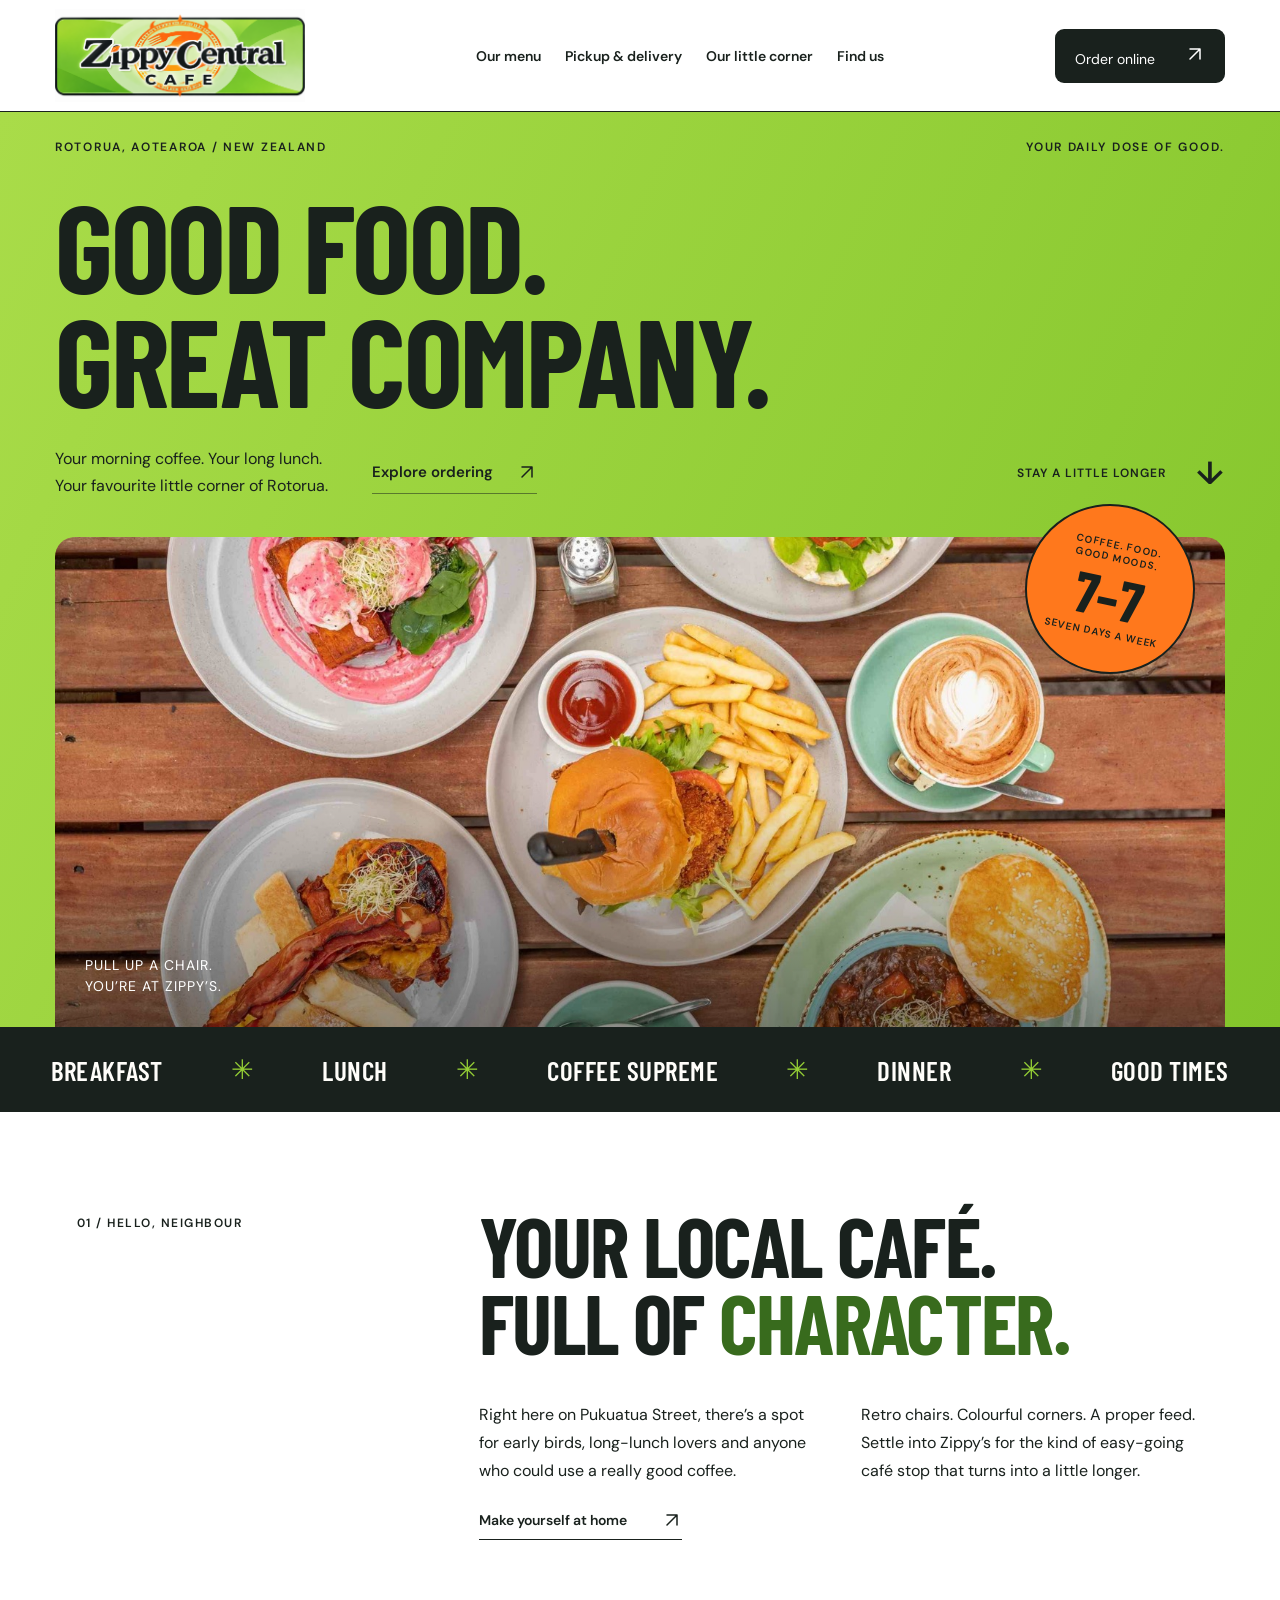
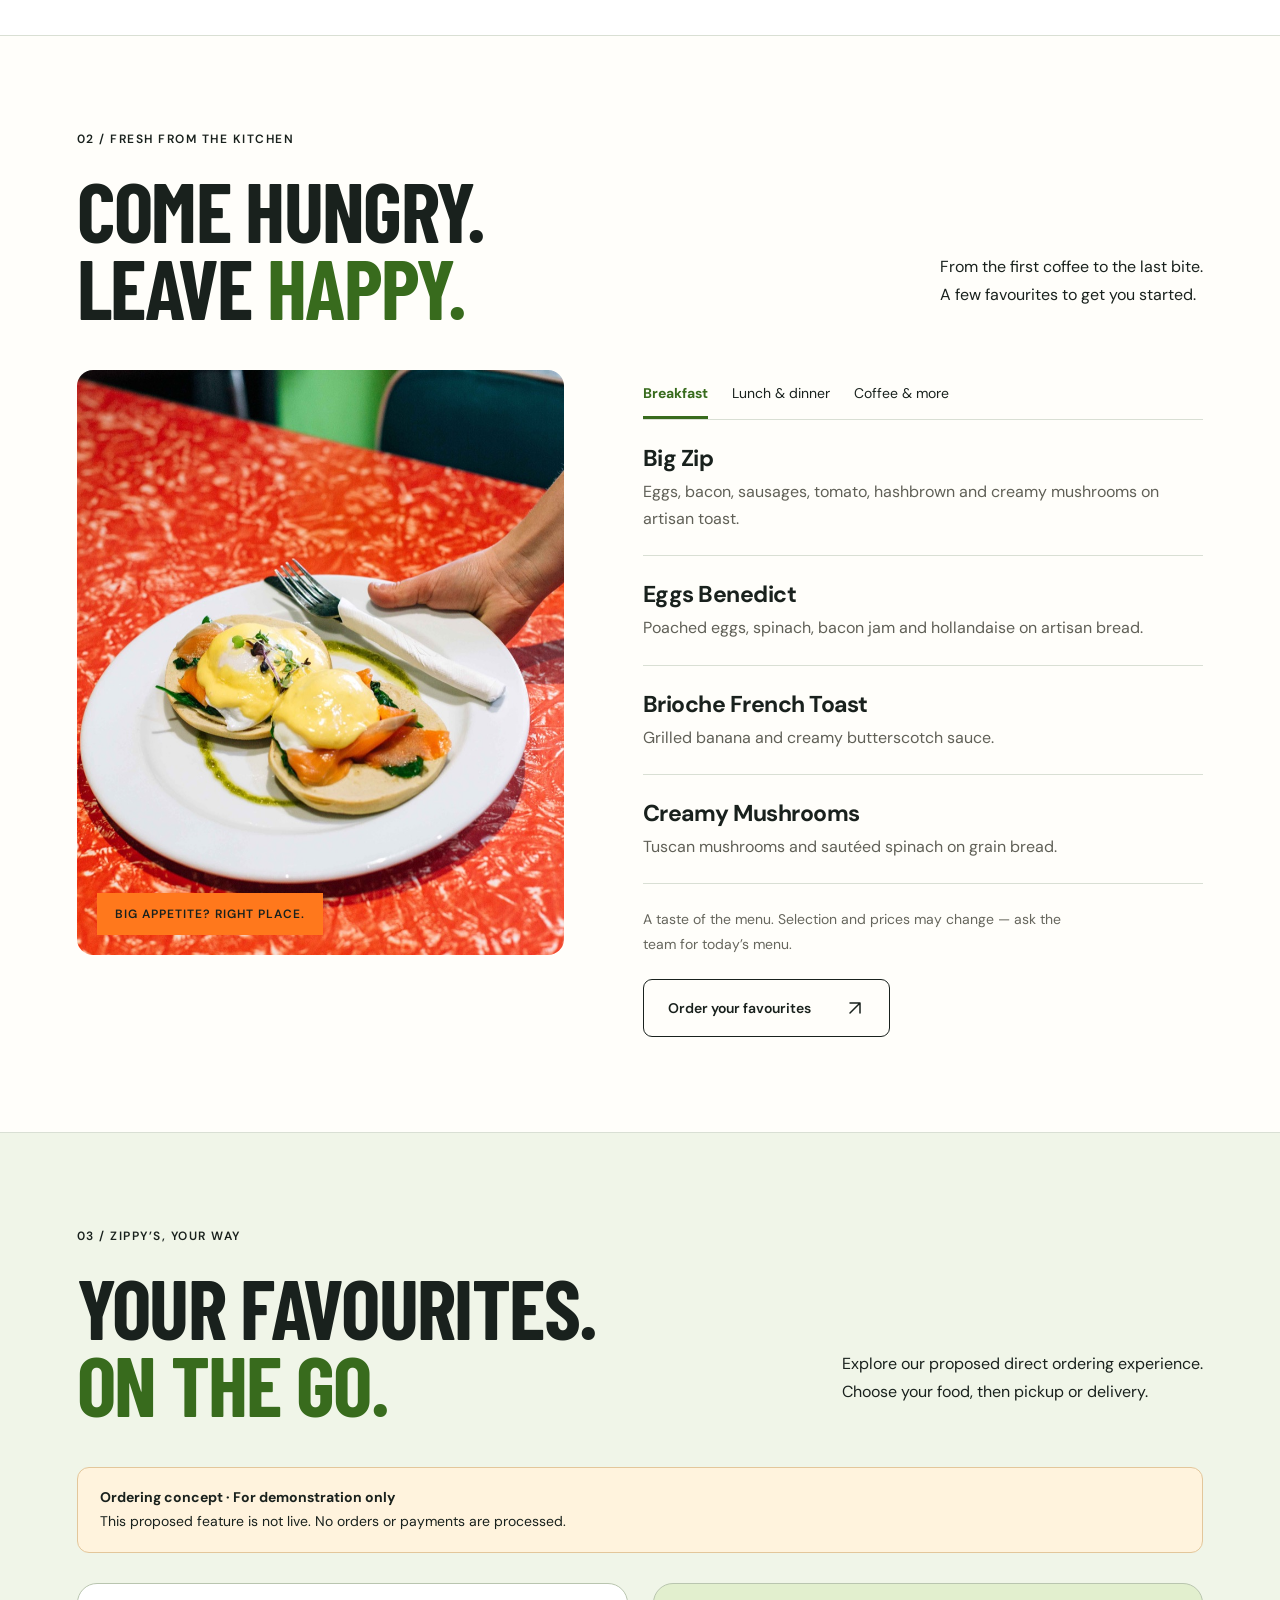
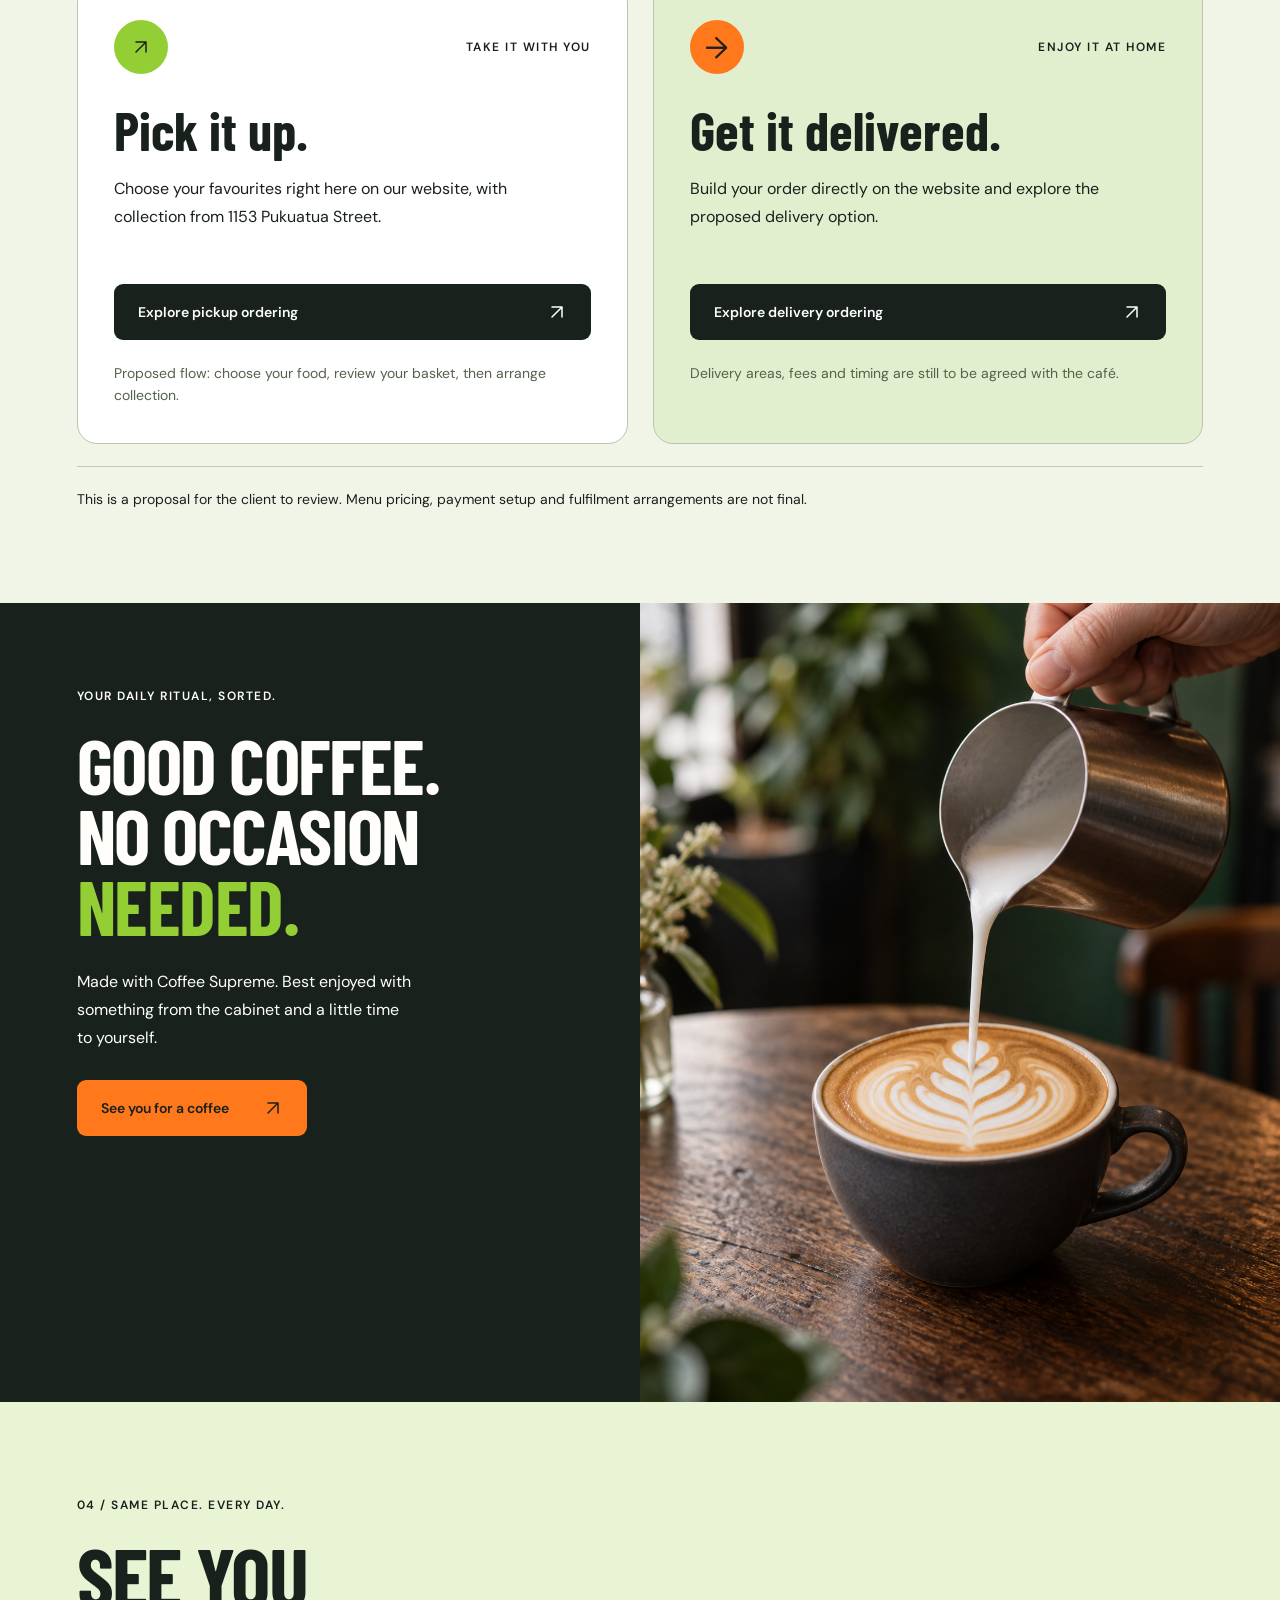
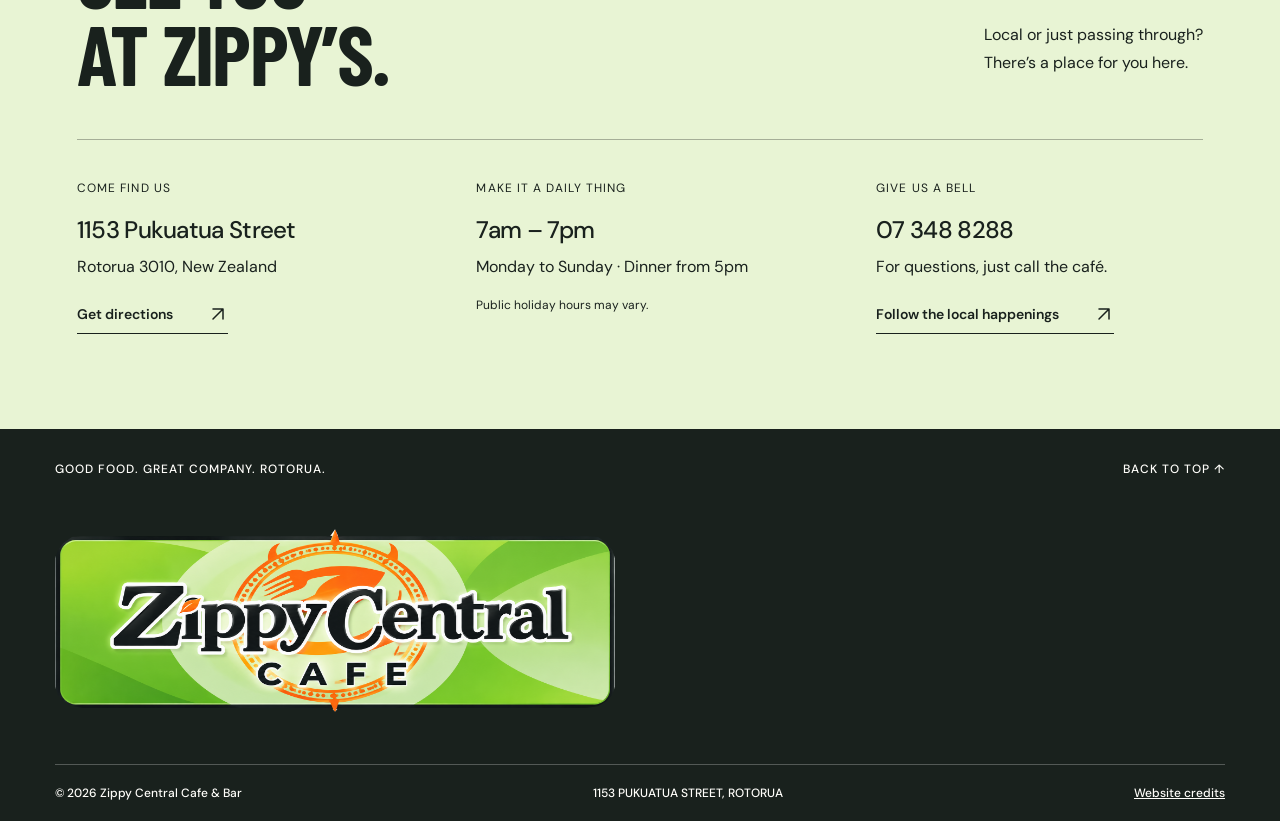
<file: index.html>
<!doctype html>
<html lang="en-NZ"><head><meta charset="UTF-8"><meta name="viewport" content="width=device-width, initial-scale=1"><meta name="theme-color" content="#93ce32"><title>Zippy Central Cafe & Bar — Your Rotorua local</title><meta name="description" content="Coffee Supreme, generous breakfasts and easy-going dinners. Find Zippy Central Cafe & Bar at 1153 Pukuatua Street, Rotorua. Open daily, 7am–7pm."><link rel="preconnect" href="https://fonts.googleapis.com"><link rel="preconnect" href="https://fonts.gstatic.com" crossorigin><link href="https://fonts.googleapis.com/css2?family=Barlow+Condensed:wght@600;700;800&family=DM+Sans:wght@400;500;600;700&display=swap" rel="stylesheet"><link rel="stylesheet" href="styles.css?v=10"><link rel="icon" href="favicon.svg" type="image/svg+xml"></head>
<body><a class="skip" href="#main">Skip to content</a><header><a class="logo" href="#" aria-label="Zippy Central home"><img src="assets/zippy-logo.png" alt="Zippy Central Cafe" width="2066" height="761"></a><nav id="main-navigation" aria-label="Main navigation"><a href="#menu">Our menu</a><a href="#order">Pickup & delivery</a><a href="#story">Our little corner</a><a href="#visit">Find us</a></nav><a class="nav-cta" href="#order">Order online <span><svg class="arrow-icon" width="20" height="20" viewBox="0 0 24 24" fill="none" stroke="currentColor" stroke-width="1.8" stroke-linecap="round" stroke-linejoin="round" aria-hidden="true"><path d="M6 18 18 6M6 6h12v12"/></svg></span></a><button class="mobile-toggle" aria-label="Open navigation" aria-controls="main-navigation" aria-expanded="false"><span class="menu-label">Menu</span><svg class="nav-menu-icon" width="24" height="24" viewBox="0 0 24 24" fill="none" stroke="currentColor" stroke-width="1.7" stroke-linecap="round" aria-hidden="true"><path class="nav-line-top" d="M4 6h16"/><path class="nav-line-middle" d="M4 12h16"/><path class="nav-line-bottom" d="M4 18h16"/></svg></button></header>
<main id="main"><section class="hero"><div class="hero-top"><span>ROTORUA, AOTEAROA / NEW ZEALAND</span><span>YOUR DAILY DOSE OF GOOD.</span></div><h1>GOOD FOOD.<br><span>GREAT COMPANY.</span></h1><div class="hero-bottom"><p>Your morning coffee. Your long lunch.<br>Your favourite little corner of Rotorua.</p><a class="button dark hero-order-link" href="#order"><span class="hero-order-mobile">Order pickup or delivery</span><span class="hero-order-desktop">Explore ordering</span> <span><svg class="arrow-icon" width="20" height="20" viewBox="0 0 24 24" fill="none" stroke="currentColor" stroke-width="1.8" stroke-linecap="round" stroke-linejoin="round" aria-hidden="true"><path d="M6 18 18 6M6 6h12v12"/></svg></span></a><a href="#story" class="scroll">STAY A LITTLE LONGER <span>↓</span></a></div><div class="hero-image"><img src="assets/hero.jpg" alt="A taste of Zippy Central Cafe in Rotorua" fetchpriority="high" width="1600" height="900"><div class="photo-label">PULL UP A CHAIR.<br>YOU’RE AT ZIPPY’S.</div><div class="roundel"><span>COFFEE. FOOD.<br>GOOD MOODS.</span><strong>7–7</strong><span>SEVEN DAYS A WEEK</span></div></div></section>
<div class="ticker" aria-label="Breakfast, lunch, coffee and dinner"><span>BREAKFAST</span><i>✳&#65038;</i><span>LUNCH</span><i>✳&#65038;</i><span>COFFEE SUPREME</span><i>✳&#65038;</i><span>DINNER</span><i>✳&#65038;</i><span>GOOD TIMES</span></div>
<section class="intro section" id="story"><div class="eyebrow">01 / HELLO, NEIGHBOUR</div><div><h2>YOUR LOCAL CAFÉ.<br>FULL OF <em>CHARACTER.</em></h2><div class="intro-copy"><p>Right here on Pukuatua Street, there’s a spot for early birds, long-lunch lovers and anyone who could use a really good coffee.</p><p>Retro chairs. Colourful corners. A proper feed. Settle into Zippy’s for the kind of easy-going café stop that turns into a little longer.</p></div><a class="text-link" href="#visit">Make yourself at home <span><svg class="arrow-icon" width="20" height="20" viewBox="0 0 24 24" fill="none" stroke="currentColor" stroke-width="1.8" stroke-linecap="round" stroke-linejoin="round" aria-hidden="true"><path d="M6 18 18 6M6 6h12v12"/></svg></span></a></div></section>
<section class="menu section" id="menu"><div class="section-heading"><div><div class="eyebrow">02 / FRESH FROM THE KITCHEN</div><h2>COME HUNGRY.<br>LEAVE <em>HAPPY.</em></h2></div><p>From the first coffee to the last bite.<br>A few favourites to get you started.</p></div><div class="menu-layout"><div class="menu-photo"><img src="assets/food.jpg" alt="Food served at Zippy Central Cafe" loading="lazy" width="800" height="1000"><span>BIG APPETITE? RIGHT PLACE.</span></div><div class="menu-content"><div class="tabs" role="tablist" aria-label="Explore food and drink"><button id="tab-breakfast" role="tab" aria-selected="true" aria-controls="menu-panel" data-category="breakfast">Breakfast</button><button id="tab-later" role="tab" aria-selected="false" aria-controls="menu-panel" data-category="later" tabindex="-1">Lunch & dinner</button><button id="tab-drinks" role="tab" aria-selected="false" aria-controls="menu-panel" data-category="drinks" tabindex="-1">Coffee & more</button></div><div id="menu-panel" role="tabpanel" aria-labelledby="tab-breakfast"></div><p class="menu-note">A taste of the menu. Selection and prices may change — ask the team for today’s menu.</p><a class="button outline" href="#order">Order your favourites <span><svg class="arrow-icon" width="20" height="20" viewBox="0 0 24 24" fill="none" stroke="currentColor" stroke-width="1.8" stroke-linecap="round" stroke-linejoin="round" aria-hidden="true"><path d="M6 18 18 6M6 6h12v12"/></svg></span></a></div></div></section>
<section class="ordering section" id="order" aria-labelledby="order-title"><div class="section-heading"><div><div class="eyebrow">03 / ZIPPY’S, YOUR WAY</div><h2 id="order-title">YOUR FAVOURITES.<br><em>ON THE GO.</em></h2></div><p>Explore our proposed direct ordering experience.<br>Choose your food, then pickup or delivery.</p></div><p class="proposal-banner"><strong>Ordering concept · For demonstration only</strong><br>This proposed feature is not live. No orders or payments are processed.</p><div class="order-cards"><article class="order-card"><div class="order-card-top"><span class="order-icon" aria-hidden="true"><svg class="arrow-icon" width="20" height="20" viewBox="0 0 24 24" fill="none" stroke="currentColor" stroke-width="1.8" stroke-linecap="round" stroke-linejoin="round" aria-hidden="true"><path d="M6 18 18 6M6 6h12v12"/></svg></span><span class="order-tag">TAKE IT WITH YOU</span></div><h3>Pick it up.</h3><p>Choose your favourites right here on our website, with collection from 1153 Pukuatua Street.</p><a class="button dark" href="order.html?mode=pickup">Explore pickup ordering <span><svg class="arrow-icon" width="20" height="20" viewBox="0 0 24 24" fill="none" stroke="currentColor" stroke-width="1.8" stroke-linecap="round" stroke-linejoin="round" aria-hidden="true"><path d="M6 18 18 6M6 6h12v12"/></svg></span></a><p class="order-small">Proposed flow: choose your food, review your basket, then arrange collection.</p></article><article class="order-card delivery-card"><div class="order-card-top"><span class="order-icon" aria-hidden="true">→</span><span class="order-tag">ENJOY IT AT HOME</span></div><h3>Get it delivered.</h3><p>Build your order directly on the website and explore the proposed delivery option.</p><a class="button dark" href="order.html?mode=delivery">Explore delivery ordering <span><svg class="arrow-icon" width="20" height="20" viewBox="0 0 24 24" fill="none" stroke="currentColor" stroke-width="1.8" stroke-linecap="round" stroke-linejoin="round" aria-hidden="true"><path d="M6 18 18 6M6 6h12v12"/></svg></span></a><p class="order-small">Delivery areas, fees and timing are still to be agreed with the café.</p></article></div><div class="order-help">This is a proposal for the client to review. Menu pricing, payment setup and fulfilment arrangements are not final.</div></section><section class="coffee"><div class="coffee-copy"><div class="eyebrow">YOUR DAILY RITUAL, SORTED.</div><h2>GOOD COFFEE.<br>NO OCCASION<br><em>NEEDED.</em></h2><p>Made with Coffee Supreme. Best enjoyed with something from the cabinet and a little time to yourself.</p><a class="button orange" href="#visit">See you for a coffee <span><svg class="arrow-icon" width="20" height="20" viewBox="0 0 24 24" fill="none" stroke="currentColor" stroke-width="1.8" stroke-linecap="round" stroke-linejoin="round" aria-hidden="true"><path d="M6 18 18 6M6 6h12v12"/></svg></span></a></div><div class="coffee-image"><img src="assets/milk-pour.png" alt="Silky steamed milk pouring into espresso, forming latte art in a ceramic cup" loading="lazy" width="1024" height="1280"></div></section>
<section class="visit section" id="visit"><div class="eyebrow">04 / SAME PLACE. EVERY DAY.</div><div class="visit-heading"><h2>SEE YOU<br>AT <em>ZIPPY’S.</em></h2><p>Local or just passing through?<br>There’s a place for you here.</p></div><div class="visit-grid"><div><span class="detail-label">COME FIND US</span><h3>1153 Pukuatua Street</h3><p>Rotorua 3010, New Zealand</p><a class="text-link" href="https://www.google.com/maps/search/?api=1&query=Zippy+Central+Cafe+1153+Pukuatua+Street+Rotorua" target="_blank" rel="noopener">Get directions <span><svg class="arrow-icon" width="20" height="20" viewBox="0 0 24 24" fill="none" stroke="currentColor" stroke-width="1.8" stroke-linecap="round" stroke-linejoin="round" aria-hidden="true"><path d="M6 18 18 6M6 6h12v12"/></svg></span></a></div><div><span class="detail-label">MAKE IT A DAILY THING</span><h3>7am – 7pm</h3><p>Monday to Sunday · Dinner from 5pm</p><p class="small">Public holiday hours may vary.</p></div><div><span class="detail-label">GIVE US A BELL</span><h3><a href="tel:+6473488288">07 348 8288</a></h3><p>For questions, just call the café.</p><a class="text-link" href="https://www.facebook.com/ZippyCentralCafe/" target="_blank" rel="noopener">Follow the local happenings <span><svg class="arrow-icon" width="20" height="20" viewBox="0 0 24 24" fill="none" stroke="currentColor" stroke-width="1.8" stroke-linecap="round" stroke-linejoin="round" aria-hidden="true"><path d="M6 18 18 6M6 6h12v12"/></svg></span></a></div></div></section></main>
<footer><div class="footer-top"><span>GOOD FOOD. GREAT COMPANY. ROTORUA.</span><a href="#">BACK TO TOP ↑</a></div><a class="footer-brand" href="#" aria-label="Zippy Central home"><img src="assets/zippy-logo.png" alt="Zippy Central Cafe" width="2066" height="761" loading="lazy"></a><div class="footer-bottom"><span>© <span id="year">2026</span> Zippy Central Cafe & Bar</span><span>1153 PUKUATUA STREET, ROTORUA</span><a href="credits.html">Website credits</a></div></footer><a class="mobile-order" href="#order">Order online <span>Pickup & delivery <svg class="arrow-icon" width="20" height="20" viewBox="0 0 24 24" fill="none" stroke="currentColor" stroke-width="1.8" stroke-linecap="round" stroke-linejoin="round" aria-hidden="true"><path d="M6 18 18 6M6 6h12v12"/></svg></span></a><script src="script.js?v=8"></script></body></html>
</file>
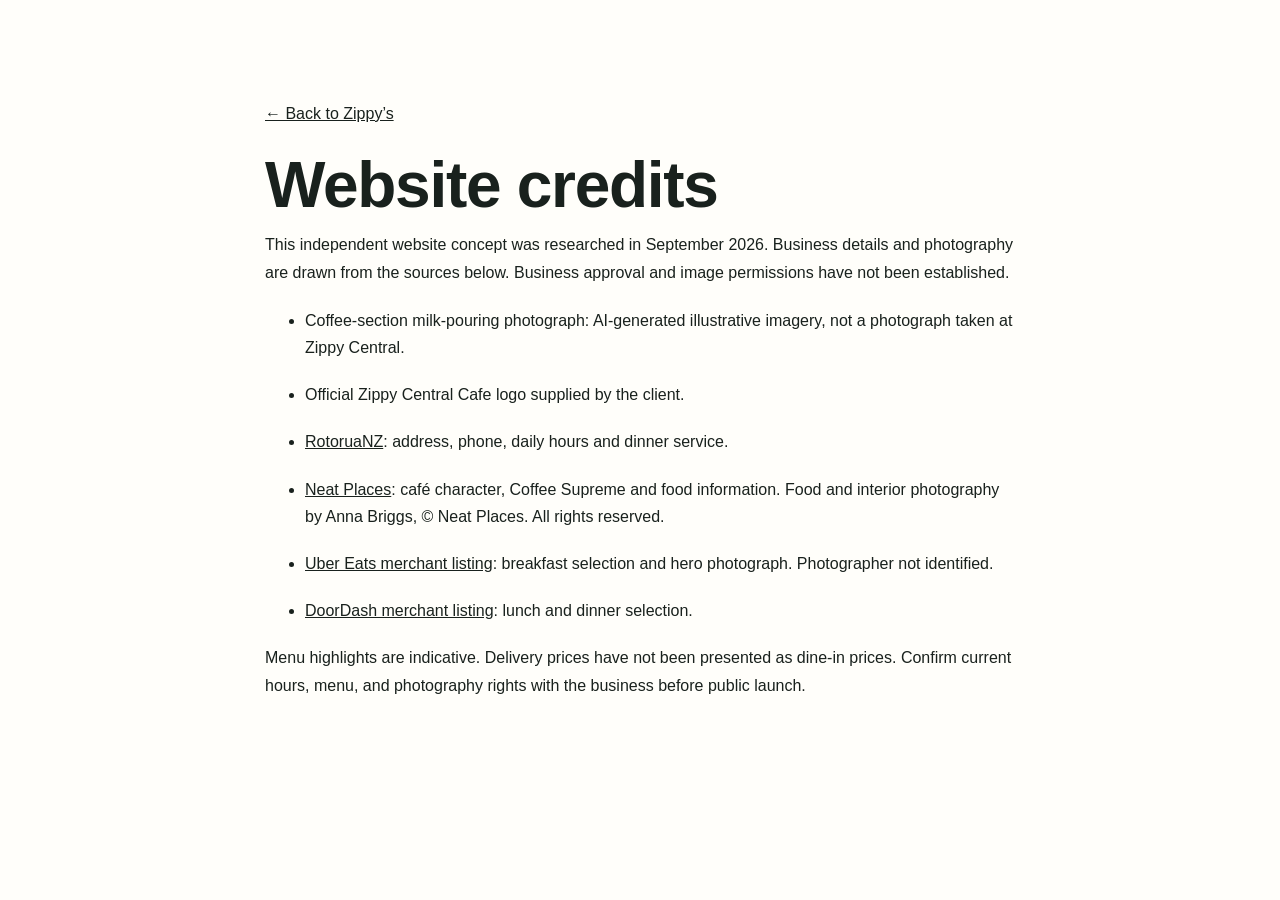
<file: credits.html>
<!doctype html><html lang="en"><head><meta charset="utf-8"><meta name="viewport" content="width=device-width, initial-scale=1"><title>Website credits — Zippy Central</title><link rel="stylesheet" href="styles.css"></head><body><main class="credit-page"><a href="index.html">← Back to Zippy’s</a><h1>Website credits</h1><p>This independent website concept was researched in September 2026. Business details and photography are drawn from the sources below. Business approval and image permissions have not been established.</p><ul><li>Coffee-section milk-pouring photograph: AI-generated illustrative imagery, not a photograph taken at Zippy Central.</li><li>Official Zippy Central Cafe logo supplied by the client.</li><li><a href="https://www.rotoruanz.com/visit/eat-drink/zippy-s-central-cafe">RotoruaNZ</a>: address, phone, daily hours and dinner service.</li><li><a href="https://neatplaces.co.nz/places/rotorua/eat-drink/zippy-central-cafe">Neat Places</a>: café character, Coffee Supreme and food information. Food and interior photography by Anna Briggs, © Neat Places. All rights reserved.</li><li><a href="https://www.ubereats.com/nz/store/zippy-central-bar-%26-cafe/Qk5YxXXMVAaF-W9L9rantw">Uber Eats merchant listing</a>: breakfast selection and hero photograph. Photographer not identified.</li><li><a href="https://www.doordash.com/en/store/zippy-central-bar-%26-cafe-rotorua-30581882/">DoorDash merchant listing</a>: lunch and dinner selection.</li></ul><p>Menu highlights are indicative. Delivery prices have not been presented as dine-in prices. Confirm current hours, menu, and photography rights with the business before public launch.</p></main></body></html>
</file>
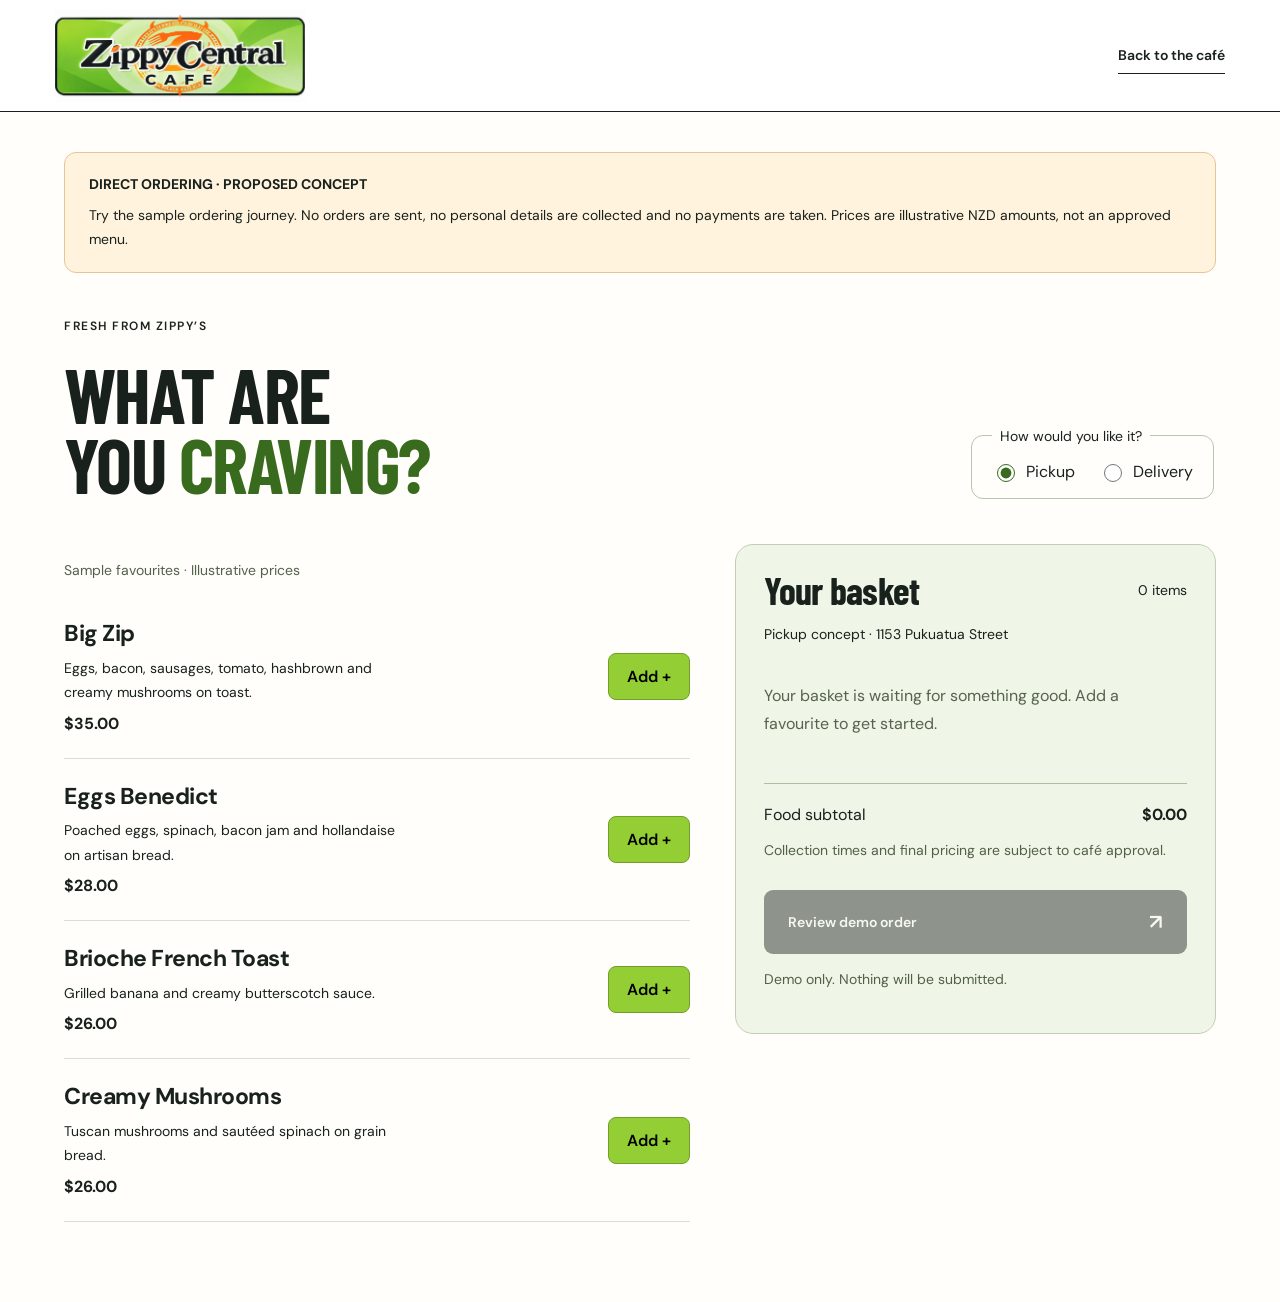
<file: order.html>
<!doctype html><html lang="en-NZ"><head><meta charset="utf-8"><meta name="viewport" content="width=device-width,initial-scale=1"><meta name="theme-color" content="#94ce35"><title>Direct ordering concept — Zippy Central Cafe</title><link rel="preconnect" href="https://fonts.googleapis.com"><link href="https://fonts.googleapis.com/css2?family=Barlow+Condensed:wght@600;700&family=DM+Sans:wght@400;500;600;700&display=swap" rel="stylesheet"><link rel="stylesheet" href="styles.css"><link rel="stylesheet" href="order.css"></head><body><header><a class="logo" href="index.html" aria-label="Zippy Central home"><img src="assets/zippy-logo.png" alt="Zippy Central Cafe" width="2066" height="761"></a><a class="text-link" href="index.html#order">Back to the café</a></header><main class="order-page"><div class="proposal-banner"><strong>DIRECT ORDERING · PROPOSED CONCEPT</strong><p>Try the sample ordering journey. No orders are sent, no personal details are collected and no payments are taken. Prices are illustrative NZD amounts, not an approved menu.</p></div><div class="order-page-heading"><div><div class="eyebrow">FRESH FROM ZIPPY’S</div><h1>WHAT ARE<br>YOU <em>CRAVING?</em></h1></div><fieldset class="fulfilment"><legend>How would you like it?</legend><label><input type="radio" name="mode" value="pickup" checked> Pickup</label><label><input type="radio" name="mode" value="delivery"> Delivery</label></fieldset></div><div class="shop-layout"><section aria-label="Sample menu"><p class="sample-label">Sample favourites · Illustrative prices</p><div id="products"></div></section><aside class="basket" aria-labelledby="basket-title"><div class="basket-heading"><h2 id="basket-title">Your basket</h2><span id="count">0 items</span></div><p id="fulfilment-note"></p><div id="basket-items"></div><div class="basket-total"><span>Food subtotal</span><strong id="subtotal">$0.00</strong></div><p id="fee-note" class="order-small"></p><button class="button dark review-button" id="review" disabled>Review demo order <span>↗</span></button><p class="order-small">Demo only. Nothing will be submitted.</p><p id="basket-status" class="sr-only" role="status" aria-live="polite"></p></aside></div></main><dialog id="review-dialog" aria-labelledby="review-title"><button class="dialog-close" aria-label="Close order review">×</button><div class="eyebrow">PROPOSAL PREVIEW</div><h2 id="review-title">Your demo order</h2><p id="review-mode"></p><div id="review-items"></div><div class="basket-total"><span>Illustrative food subtotal</span><strong id="review-total"></strong></div><p id="review-fees"></p><div class="proposal-banner"><strong>No order has been placed.</strong><p>This is the end of the concept preview. Checkout, payments, order acceptance and pickup/delivery arrangements would be connected after the café approves the plan.</p></div><button class="button dark" id="back-to-menu">Keep exploring</button></dialog><script src="order.js"></script></body></html>
</file>
<file: styles.css>
:root{--orange:#f45123;--ink:#20211c;--paper:#f8f7f2;--line:#d8d8cf}*{box-sizing:border-box}html{scroll-behavior:smooth;scroll-padding-top:95px}body{margin:0;background:var(--paper);color:var(--ink);font-family:'DM Sans',sans-serif;font-size:16px}a{color:inherit;text-decoration:none}button{font:inherit;cursor:pointer}a,button{-webkit-tap-highlight-color:transparent}a:focus-visible,button:focus-visible{outline:3px solid #226cca;outline-offset:5px}img{display:block;width:100%;height:100%;object-fit:cover}.skip{position:fixed;top:-60px;background:white;padding:15px;z-index:10}.skip:focus{top:0}header{height:96px;display:flex;align-items:center;justify-content:space-between;padding:0 4.3%;background:var(--paper);border-bottom:1px solid var(--ink)}.logo{font-size:48px;letter-spacing:-4px;line-height:.8;font-weight:700}.logo span{display:block;font-size:9px;letter-spacing:1.1px;margin-top:11px}nav{display:flex;gap:35px;font-size:14px;font-weight:600}nav a{padding:10px 0}nav a:hover{color:var(--orange)}.nav-cta{background:var(--ink);color:white;padding:15px 20px;font-size:14px}.nav-cta span{margin-left:26px}.mobile-toggle{display:none}.hero{background:var(--orange);padding:27px 4.3% 0}.hero-top{display:flex;justify-content:space-between;font-size:12px;letter-spacing:1.7px;font-weight:600}h1,h2{font-family:'Barlow Condensed',Impact,sans-serif;font-weight:700;letter-spacing:-.02em;margin:0;line-height:.92}h1{font-size:clamp(70px,10.45vw,165px);margin-top:33px}h1 span{color:var(--paper)}.hero-bottom{display:flex;align-items:center;gap:44px;margin:30px 0 38px}.hero-bottom p{line-height:1.65;margin:0}.button{display:inline-flex;align-items:center;justify-content:space-between;gap:34px;padding:18px 24px;font-weight:600;font-size:14px;transition:transform .2s,background .2s}.button:hover{transform:translateY(-3px)}.button span{font-size:21px}.dark{background:var(--ink);color:white}.scroll{margin-left:auto;font-size:11px;font-weight:600;letter-spacing:1px;display:flex;align-items:center;gap:30px}.scroll span{font-size:32px}.hero-image{position:relative;height:490px}.hero-image:after{content:'';position:absolute;inset:0;background:linear-gradient(transparent 50%,#0006)}.hero-image img{object-position:center 52%}.photo-label{position:absolute;left:30px;bottom:30px;color:white;font-size:14px;letter-spacing:1px;line-height:1.5;z-index:1}.roundel{position:absolute;width:170px;height:170px;right:30px;top:-33px;border-radius:50%;background:#e7edb2;transform:rotate(12deg);display:flex;flex-direction:column;justify-content:center;align-items:center;border:1px solid var(--ink);z-index:2;text-align:center}.roundel span{font-size:10px;letter-spacing:1px;font-weight:600}.roundel strong{font-family:'Barlow Condensed',sans-serif;font-size:57px;line-height:1.1}.ticker{background:var(--ink);color:var(--paper);padding:25px 4%;display:flex;align-items:center;justify-content:space-between;gap:20px;overflow:hidden;white-space:nowrap}.ticker span{font:600 27px 'Barlow Condensed',sans-serif;letter-spacing:.5px}.ticker i{color:var(--orange);font-size:27px;font-style:normal}.section{padding:95px 6%}.eyebrow{font-size:12px;letter-spacing:1.5px;font-weight:600;margin-bottom:25px}h2{font-size:clamp(58px,6.5vw,100px)}h2 em{color:var(--orange);font-style:normal}.intro{display:grid;grid-template-columns:1fr 2fr;gap:40px}.intro>.eyebrow{padding-top:8px}.intro-copy{display:grid;grid-template-columns:1fr 1fr;gap:40px;max-width:770px;margin-top:25px}p{line-height:1.75}.text-link{font-size:14px;display:inline-flex;gap:35px;align-items:center;padding:9px 0;border-bottom:1px solid var(--ink);font-weight:600}.text-link:hover{color:var(--orange)}.menu{border-top:1px solid var(--line)}.section-heading{display:flex;align-items:flex-end;justify-content:space-between;gap:30px;margin-bottom:45px}.section-heading>p{font-size:15px}.menu-layout{display:grid;grid-template-columns:1fr 1.15fr;gap:7%}.menu-photo{position:relative;height:585px}.menu-photo span{position:absolute;bottom:20px;left:20px;padding:13px 18px;background:var(--orange);font-size:12px;font-weight:600;letter-spacing:1px}.tabs{display:flex;border-bottom:1px solid var(--line);gap:24px}.tabs button{border:0;border-bottom:3px solid transparent;background:none;padding:14px 0;white-space:nowrap;font-size:14px;color:var(--ink)}.tabs button[aria-selected=true]{border-color:var(--orange);color:var(--orange);font-weight:700}.menu-item{border-bottom:1px solid var(--line);padding:23px 0}.menu-item h3{font-size:23px;letter-spacing:-.5px;margin:0 0 6px}.menu-item p{font-size:14px;margin:0;line-height:1.65;color:#606057}.menu-note{font-size:12px;max-width:440px;margin:23px 0;color:#66665d}.outline{border:1px solid var(--ink)}.coffee{display:grid;grid-template-columns:1fr 1fr;background:var(--ink);color:var(--paper)}.coffee-copy{padding:85px 12%}.coffee-copy p{max-width:340px;font-size:16px;margin:28px 0}.coffee h2{font-size:clamp(64px,6vw,95px)}.orange{background:var(--orange);color:var(--ink)}.coffee-image{min-height:620px}.visit{background:#e8edb9}.visit h2 em{color:var(--ink)}.visit-heading{display:flex;align-items:end;justify-content:space-between}.visit-grid{display:grid;grid-template-columns:1.1fr 1.1fr 1fr;gap:40px;border-top:1px solid #20211c55;padding-top:36px;margin-top:48px}.detail-label{font-size:11px;letter-spacing:1.1px}.visit h3{font-size:24px;margin:17px 0 8px;font-weight:500;letter-spacing:-.7px}.visit p{font-size:14px;margin:5px 0 14px}.visit p.small{font-size:12px}footer{background:var(--orange);padding:32px 4.3% 20px;overflow:hidden}.footer-top,.footer-bottom{display:flex;justify-content:space-between;gap:20px;font-size:11px;font-weight:500;letter-spacing:1px}.footer-logo{font-family:'Barlow Condensed',sans-serif;font-weight:800;font-size:clamp(70px,16vw,250px);letter-spacing:-.04em;line-height:1.15;white-space:nowrap}.footer-logo span{font-family:'DM Sans',sans-serif;font-size:30px;vertical-align:top;display:inline-block;margin:30px 0 0 10px}.footer-bottom{border-top:1px solid #20211c70;padding-top:20px;letter-spacing:0}.footer-bottom a{text-decoration:underline}.credit-page{max-width:800px;margin:80px auto;padding:25px}.credit-page h1{font-size:64px}.credit-page a{text-decoration:underline}.credit-page li{margin:20px 0;line-height:1.7}
@media(min-width:1600px){.hero,header,footer{padding-left:max(4.3%,calc((100vw - 1600px)/2));padding-right:max(4.3%,calc((100vw - 1600px)/2))}}@media(max-width:900px){header{height:84px}nav{gap:20px}.nav-cta{display:none}.hero-bottom{gap:20px}.scroll{display:none}.hero-image{height:420px}.section{padding:70px 5%}.intro{grid-template-columns:1fr;gap:5px}.intro-copy{gap:25px}.menu-layout{gap:5%}.tabs{gap:12px}.tabs button{font-size:12px}.menu-photo{height:570px}.coffee-copy{padding:65px 10%}.coffee-image{min-height:580px}.visit-grid{gap:20px}.visit h3{font-size:20px}.ticker{justify-content:flex-start;gap:28px}}
@media(max-width:600px){header{height:80px;padding:0 6%}.logo{font-size:41px}.logo span{font-size:8px}.mobile-toggle{display:block;border:1px solid var(--ink);padding:9px 14px;background:transparent;font-size:14px}nav{display:none;position:absolute;top:80px;left:0;right:0;padding:22px 6%;background:var(--paper);z-index:5;border-bottom:1px solid var(--ink)}nav.open{display:flex;flex-direction:column;gap:10px}.hero{padding:23px 6% 0}.hero-top{font-size:10px;letter-spacing:1px}.hero-top span:last-child{display:none}h1{font-size:clamp(62px,12.8vw,80px);line-height:.98;margin-top:28px}.hero-bottom{flex-direction:column;align-items:flex-start;margin:24px 0 44px;gap:20px}.hero-bottom p{font-size:14px}.button{padding:15px 20px}.hero-image{height:335px;margin:0 -2%}.roundel{width:119px;height:119px;right:12px;top:-28px}.roundel span{font-size:8px}.roundel strong{font-size:40px}.photo-label{font-size:11px;left:20px;bottom:20px}.ticker{padding:19px 6%;gap:22px}.ticker span{font-size:23px}.section{padding:56px 6%}.eyebrow{font-size:11px;margin-bottom:22px}h2{font-size:62px}.intro-copy{grid-template-columns:1fr;gap:0;margin:18px 0}.intro-copy p{margin:8px 0;font-size:15px}.section-heading{display:block;margin-bottom:30px}.section-heading>p{margin-top:23px}.menu-layout{grid-template-columns:1fr;gap:25px}.menu-photo{height:340px}.tabs{gap:20px}.tabs button{font-size:13px}.menu-item{padding:21px 0}.menu-item h3{font-size:22px}.coffee{grid-template-columns:1fr}.coffee-copy{padding:55px 6%}.coffee h2{font-size:67px}.coffee-image{height:380px;min-height:0}.visit-heading{display:block}.visit-heading p{margin-top:25px}.visit-grid{grid-template-columns:1fr;gap:28px;margin-top:30px}.visit-grid>div{border-bottom:1px solid #20211c33;padding-bottom:25px}.visit-grid>div:last-child{border:0;padding:0}.visit h3{font-size:24px}.footer-top{font-size:9px;letter-spacing:.4px}.footer-logo{font-size:16vw;margin:18px 0}.footer-logo span{font-size:15px;margin:6px 0 0 5px}.footer-bottom{font-size:10px;flex-wrap:wrap}.footer-bottom>span:nth-child(2){display:none}}
@media(prefers-reduced-motion:reduce){html{scroll-behavior:auto}*{transition:none!important}}
/* Official Zippy Central identity: bright green, citrus orange and charcoal. */
:root{--orange:#ff781c;--green:#94ce35;--deep-green:#386b1d;--ink:#19211d;--paper:#fffefa;--line:#d9dfd4}
header{height:112px;background:#fff;gap:28px}.logo{width:250px;flex-shrink:0;line-height:1;letter-spacing:0}.logo img{height:auto;object-fit:contain}nav{gap:24px}.nav-cta,.button{border-radius:9px}.nav-cta{white-space:nowrap}.hero{background:linear-gradient(115deg,#a9dc49 0%,#83c52b 100%)}h1{font-size:clamp(70px,9.7vw,154px)}h1 span{color:var(--ink)}.hero-top{font-size:12px}.hero-image{border-radius:20px 20px 0 0;overflow:visible}.hero-image>img{border-radius:20px 20px 0 0}.roundel{background:var(--orange);border:2px solid var(--ink)}.photo-label{font-size:14px}.ticker i{color:var(--green)}h2 em{color:var(--deep-green)}.intro{background:#fff}.menu-photo{border-radius:16px;overflow:hidden}.tabs button[aria-selected=true]{border-color:var(--deep-green);color:var(--deep-green)}.text-link:hover,nav a:hover{color:var(--deep-green)}.coffee h2 em{color:var(--green)}.coffee .orange{background:var(--orange)}.visit{background:#e8f4d4}footer{background:var(--ink);color:var(--paper)}.footer-brand{display:block;width:min(560px,85%);margin:40px 0}.footer-brand img{height:auto;border-radius:14px}.footer-bottom{border-color:#ffffff40}.eyebrow,.detail-label,.footer-top,.footer-bottom{font-size:12px}.scroll{font-size:12px}.logo span{display:none}.menu-note{font-size:14px}.menu-item p,.visit p,.section-heading>p{font-size:16px}.tabs button{font-size:14px}.ordering{background:#f0f5e8;border-top:1px solid var(--line)}.order-cards{display:grid;grid-template-columns:1fr 1fr;gap:25px}.order-card{background:#fff;border:1px solid #b9c5af;border-radius:20px;padding:36px}.delivery-card{background:#e2efce}.order-card-top{display:flex;justify-content:space-between;align-items:center;gap:20px}.order-icon{display:grid;place-items:center;background:var(--green);width:54px;height:54px;border-radius:50%;font-size:30px}.delivery-card .order-icon{background:var(--orange)}.order-tag{font-size:12px;letter-spacing:1.5px;font-weight:600}.order-card h3{font-family:'Barlow Condensed',sans-serif;font-size:54px;line-height:1.05;margin:28px 0 15px}.order-card>p{font-size:16px;max-width:460px;min-height:85px}.order-card .button{width:100%;gap:12px;margin:8px 0}.order-card .order-small{font-size:14px;color:#54614d;min-height:0;line-height:1.6;margin-bottom:0}.order-footer{display:flex;justify-content:space-between;align-items:center;gap:35px;margin-top:20px}.order-footer p{font-size:14px;max-width:530px}.order-footer a{white-space:nowrap}.order-help{border-top:1px solid #bfccb5;margin-top:22px;padding-top:23px;font-size:14px}.order-help a{text-decoration:underline}.mobile-order{display:none}
@media(max-width:1100px){header{gap:20px}.logo{width:205px}nav{gap:15px}nav a{font-size:13px}.nav-cta{padding:15px}.nav-cta span{margin-left:12px}}
@media(max-width:900px){.order-card{padding:26px}.order-footer{flex-direction:column;align-items:flex-start;gap:0}.order-card>p{min-height:120px}.order-card .button{font-size:13px}.hero h1{font-size:10vw}}
@media(max-width:600px){header{height:96px;gap:15px}.logo{width:215px;max-width:67%}.mobile-toggle{border-radius:8px;padding:9px 10px}nav{top:96px}nav a{font-size:16px}.hero h1{font-size:clamp(58px,12.4vw,76px)}.hero-top{font-size:12px;letter-spacing:.6px}.hero-bottom p{font-size:16px}.roundel span{font-size:9px}.roundel{right:10px}.photo-label{font-size:12px}.intro h2{font-size:55px}.intro-copy p{font-size:16px}.eyebrow{font-size:12px}.menu-photo{border-radius:14px}.tabs{gap:17px}.tabs button{font-size:14px}.order-cards{grid-template-columns:1fr;gap:20px}.order-card{padding:27px}.order-card h3{font-size:49px}.order-card>p{min-height:0}.order-card .button{font-size:14px}.order-footer a{white-space:normal}.footer-top{flex-wrap:wrap;font-size:12px}.footer-bottom{font-size:12px}.footer-brand{width:100%;margin:30px 0}.mobile-order{position:fixed;bottom:12px;left:5%;right:5%;z-index:6;display:flex;justify-content:space-between;align-items:center;padding:17px 20px;background:var(--ink);color:white;border:1px solid #94ce35;border-radius:12px;box-shadow:0 4px 24px #0003;font-size:15px;font-weight:600}.mobile-order span{font-size:12px;color:#bce87d}footer{padding-bottom:100px}html{scroll-padding-top:25px}.nav-cta{display:none}}
/* Follow the sign's silhouette so the original white canvas disappears. */
.footer-brand img{border-radius:0;clip-path:polygon(0% 20%,.5% 16%,1.5% 12.5%,3% 9.5%,5% 9%,49.15% 9%,50% 5.8%,50.55% 9%,95% 9%,97% 9.5%,98.5% 12.5%,99.5% 16%,100% 20%,100% 82%,99.5% 86%,98.5% 89%,97% 91.5%,95% 92.5%,50.6% 92.5%,50% 94.3%,49.4% 92.5%,5% 92.5%,3% 91.5%,1.5% 89%,.5% 86%,0% 82%)}
.proposal-banner{padding:18px 22px;background:#fff3dd;border:1px solid #e3c69a;border-radius:12px;font-size:14px;line-height:1.7;margin:0 0 30px}

/* Mobile navigation: branded disclosure control and a spacious floating panel. */
.arrow-icon{display:inline-block;vertical-align:middle;flex-shrink:0}.button>span,.nav-cta>span,.text-link>span{display:inline-flex;align-items:center}.mobile-order>span{display:inline-flex;align-items:center;gap:8px}.mobile-order .arrow-icon{width:17px;height:17px}
@media(max-width:600px){
header{position:relative;z-index:10;height:94px;padding:0 6%;border-bottom:1px solid #dfe5d9;isolation:isolate}
.mobile-toggle{-webkit-appearance:none;appearance:none;display:inline-flex;align-items:center;justify-content:center;gap:10px;min-width:88px;min-height:46px;padding:12px 14px;border:1px solid #dce4d5;border-radius:14px;background:#f2f6ec;color:#19211d;font-size:14px;font-weight:600;line-height:1;box-shadow:0 2px 4px #19211d05;transition:background .2s,border-color .2s}
.mobile-toggle:hover{background:#e8f1dc;border-color:#bfd49f}.mobile-toggle[aria-expanded=true]{background:#19211d;border-color:#19211d;color:white}
.menu-glyph{display:flex;width:18px;height:18px;position:relative;flex-shrink:0}.menu-glyph span{position:absolute;left:0;width:18px;height:1.5px;border-radius:2px;background:currentColor;transition:transform .2s,top .2s}.menu-glyph span:first-child{top:5px}.menu-glyph span:last-child{top:11px;width:13px;right:0;left:auto}
.mobile-toggle[aria-expanded=true] .menu-glyph span:first-child{top:8px;transform:rotate(45deg)}.mobile-toggle[aria-expanded=true] .menu-glyph span:last-child{top:8px;width:18px;transform:rotate(-45deg)}
header nav{position:absolute;top:calc(100% + 10px);left:4%;right:4%;padding:10px 22px;background:#fffefa;border:1px solid #dce4d5;border-radius:18px;box-shadow:0 14px 40px #19211d29;gap:0;max-height:calc(100dvh - 125px);overflow-y:auto}
header nav.open{display:flex;gap:0;animation:nav-reveal .18s ease-out}header nav a{font-size:17px;font-weight:500;letter-spacing:-.2px;padding:20px 0;border-bottom:1px solid #e6eadf;display:flex;align-items:center;justify-content:space-between;gap:16px;min-height:60px}header nav a:last-child{border:0}header nav a:after{content:'';width:7px;height:7px;border-right:1.5px solid #647456;border-top:1.5px solid #647456;transform:rotate(45deg);margin-right:4px}header nav a:hover{color:#386b1d}header nav a:focus-visible{outline-offset:1px;border-radius:4px}
.logo{max-width:64%;width:215px}.mobile-order{bottom:max(12px,env(safe-area-inset-bottom))}.roundel span{letter-spacing:.2px}
}
@media(max-width:360px){.mobile-toggle{min-width:48px;padding:12px}.menu-label{display:none}.logo{max-width:72%}}
@keyframes nav-reveal{from{opacity:0;transform:translateY(-6px)}to{opacity:1;transform:translateY(0)}}
@media(prefers-reduced-motion:reduce){header nav.open{animation:none}}

/* Minimal icon-only mobile menu control. */
@media(max-width:600px){
.mobile-toggle{width:48px;min-width:48px;height:48px;min-height:48px;padding:0;gap:0;border:1px solid #dde3d7;border-radius:50%;background:#fff;color:#19211d;box-shadow:none;flex-shrink:0}
.mobile-toggle .menu-label{display:none}.mobile-toggle:hover{background:#edf4e4;border-color:#b7c99f}.mobile-toggle[aria-expanded=true]{background:#19211d;border-color:#19211d;color:#fff}
.mobile-toggle .menu-glyph{width:20px;height:20px}.mobile-toggle .menu-glyph span{left:0;right:auto;width:20px;height:2px;border-radius:2px}.mobile-toggle .menu-glyph span:first-child{top:6px}.mobile-toggle .menu-glyph span:last-child{top:12px;width:20px}
.mobile-toggle[aria-expanded=true] .menu-glyph span:first-child{top:9px;transform:rotate(45deg)}.mobile-toggle[aria-expanded=true] .menu-glyph span:last-child{top:9px;width:20px;transform:rotate(-45deg)}
}

/* Standard three-line navigation icon, with a quiet rounded-square target. */
@media(max-width:600px){
.mobile-toggle{border:0;border-radius:12px;background:#f1f4ed;width:48px;height:48px;min-width:48px;color:#19211d;box-shadow:none}
.mobile-toggle:hover{background:#e5eddc}.mobile-toggle[aria-expanded=true]{background:#19211d;color:white}
.nav-menu-icon{display:block;flex:none}.nav-menu-icon path{transform-origin:12px 12px;transition:transform .2s ease,opacity .15s ease}
.mobile-toggle[aria-expanded=true] .nav-line-top{transform:translateY(6px) rotate(45deg);transform-origin:12px 6px}
.mobile-toggle[aria-expanded=true] .nav-line-middle{opacity:0}
.mobile-toggle[aria-expanded=true] .nav-line-bottom{transform:translateY(-6px) rotate(-45deg);transform-origin:12px 18px}
}

.hero-order-desktop{display:none!important}
@media(min-width:601px){
.hero-order-link{background:transparent;color:var(--ink);border:0;border-bottom:1px solid #19211d80;border-radius:0;padding:11px 0;gap:24px;font-size:15px;font-weight:600;box-shadow:none}
.hero-order-link .hero-order-mobile{display:none}.hero-order-link .hero-order-desktop{display:inline!important}.hero-order-link:hover{transform:none;background:transparent;border-bottom-color:var(--ink)}.hero-order-link .arrow-icon{transition:transform .2s}.hero-order-link:hover .arrow-icon{transform:translate(2px,-2px)}
}

.hero-order-link .hero-order-mobile,.hero-order-link .hero-order-desktop{font-size:inherit}

/* Keep the full category strip readable and aligned on small screens. */
@media(max-width:600px){
.ticker{display:flex;flex-wrap:wrap;justify-content:center;align-items:center;column-gap:22px;row-gap:14px;padding:24px 6%;white-space:normal;overflow:visible}
.ticker>i{display:none}.ticker>span{font-size:19px;line-height:1.25;letter-spacing:.5px;white-space:nowrap;text-align:center;flex:0 0 auto}
.hero-image{margin-left:0;margin-right:0}.intro{padding-top:44px}
}
@media(max-width:360px){.ticker{column-gap:17px;row-gap:12px}.ticker>span{font-size:17px}}
</file>
<file: order.css>
.order-page{max-width:1300px;margin:auto;padding:40px 5% 80px}.proposal-banner{padding:20px 24px;background:#fff3dd;border:1px solid #e3c69a;border-radius:12px;font-size:14px;line-height:1.7;margin:0 0 30px}.proposal-banner p{margin:6px 0 0}.order-page-heading{display:flex;align-items:end;justify-content:space-between;gap:30px;margin:45px 0}.order-page h1{font-size:76px;margin:0}.order-page h1 em{font-style:normal;color:var(--deep-green)}.fulfilment{border:1px solid #b9c5af;border-radius:12px;padding:16px 20px;display:flex;gap:24px}.fulfilment legend{font-size:14px;padding:0 8px}.fulfilment label{display:flex;gap:8px;align-items:center;cursor:pointer}.fulfilment input{accent-color:var(--deep-green);width:18px;height:18px}.shop-layout{display:grid;grid-template-columns:1.3fr 1fr;gap:45px;align-items:start}.sample-label{font-size:14px;color:#52614b}.product{border-bottom:1px solid var(--line);padding:24px 0;display:flex;gap:20px;align-items:center;justify-content:space-between}.product h2{font-family:'DM Sans',sans-serif;font-size:23px;line-height:1.2;letter-spacing:-.5px}.product p{font-size:14px;margin:8px 0;max-width:340px}.product strong{font-size:16px}.add-button{background:var(--green);border:1px solid #709e28;border-radius:8px;padding:12px 18px;font-weight:600;white-space:nowrap;min-height:44px}.basket{background:#eff5e7;border:1px solid #c1ceb6;border-radius:18px;padding:28px;position:sticky;top:24px}.basket-heading{display:flex;align-items:center;justify-content:space-between;gap:15px}.basket-heading h2{font-size:38px}.basket-heading>span{font-size:14px}.basket>p{font-size:14px}.basket-row{padding:18px 0;border-bottom:1px solid #c8d5bc}.basket-row-top{display:flex;justify-content:space-between;gap:20px;font-size:15px}.quantity{display:flex;align-items:center;gap:14px;margin-top:12px}.quantity button{width:38px;height:38px;border:1px solid #9faf90;border-radius:7px;background:white;font-size:20px}.quantity .remove{font-size:12px;width:auto;padding:0 8px;margin-left:auto;border:0;background:none;text-decoration:underline}.basket-total{display:flex;justify-content:space-between;gap:15px;border-top:1px solid #afbea2;padding-top:20px;margin-top:25px}.review-button{width:100%;border:0;margin-top:15px}.review-button:disabled{opacity:.45;cursor:not-allowed;transform:none}.empty-basket{padding:20px 0;color:#56634e}.sr-only{position:absolute;width:1px;height:1px;padding:0;overflow:hidden;clip:rect(0,0,0,0);white-space:nowrap}dialog{border:0;border-radius:18px;width:min(600px,92vw);max-height:90vh;padding:35px;color:var(--ink);background:var(--paper)}dialog::backdrop{background:#142016aa}dialog h2{font-size:44px}dialog p{font-size:14px}.dialog-close{position:absolute;right:15px;top:10px;font-size:30px;border:0;background:none;padding:5px 10px}.review-item{display:flex;justify-content:space-between;gap:20px;border-bottom:1px solid var(--line);padding:12px 0;font-size:15px}dialog .proposal-banner{margin-top:25px}.order-small{font-size:14px;line-height:1.6;color:#536049}@media(max-width:750px){.order-page{padding:25px 6% 50px}.order-page-heading{display:block;margin:30px 0}.order-page h1{font-size:62px}.fulfilment{margin-top:30px;width:fit-content}.shop-layout{grid-template-columns:1fr;gap:35px}.basket{position:static;padding:23px}.product h2{font-size:21px}header .text-link{font-size:12px}.proposal-banner{padding:17px}.product{gap:14px}.add-button{padding:12px}.order-page-heading .eyebrow{margin-bottom:15px}dialog{padding:30px 23px}}
</file>
